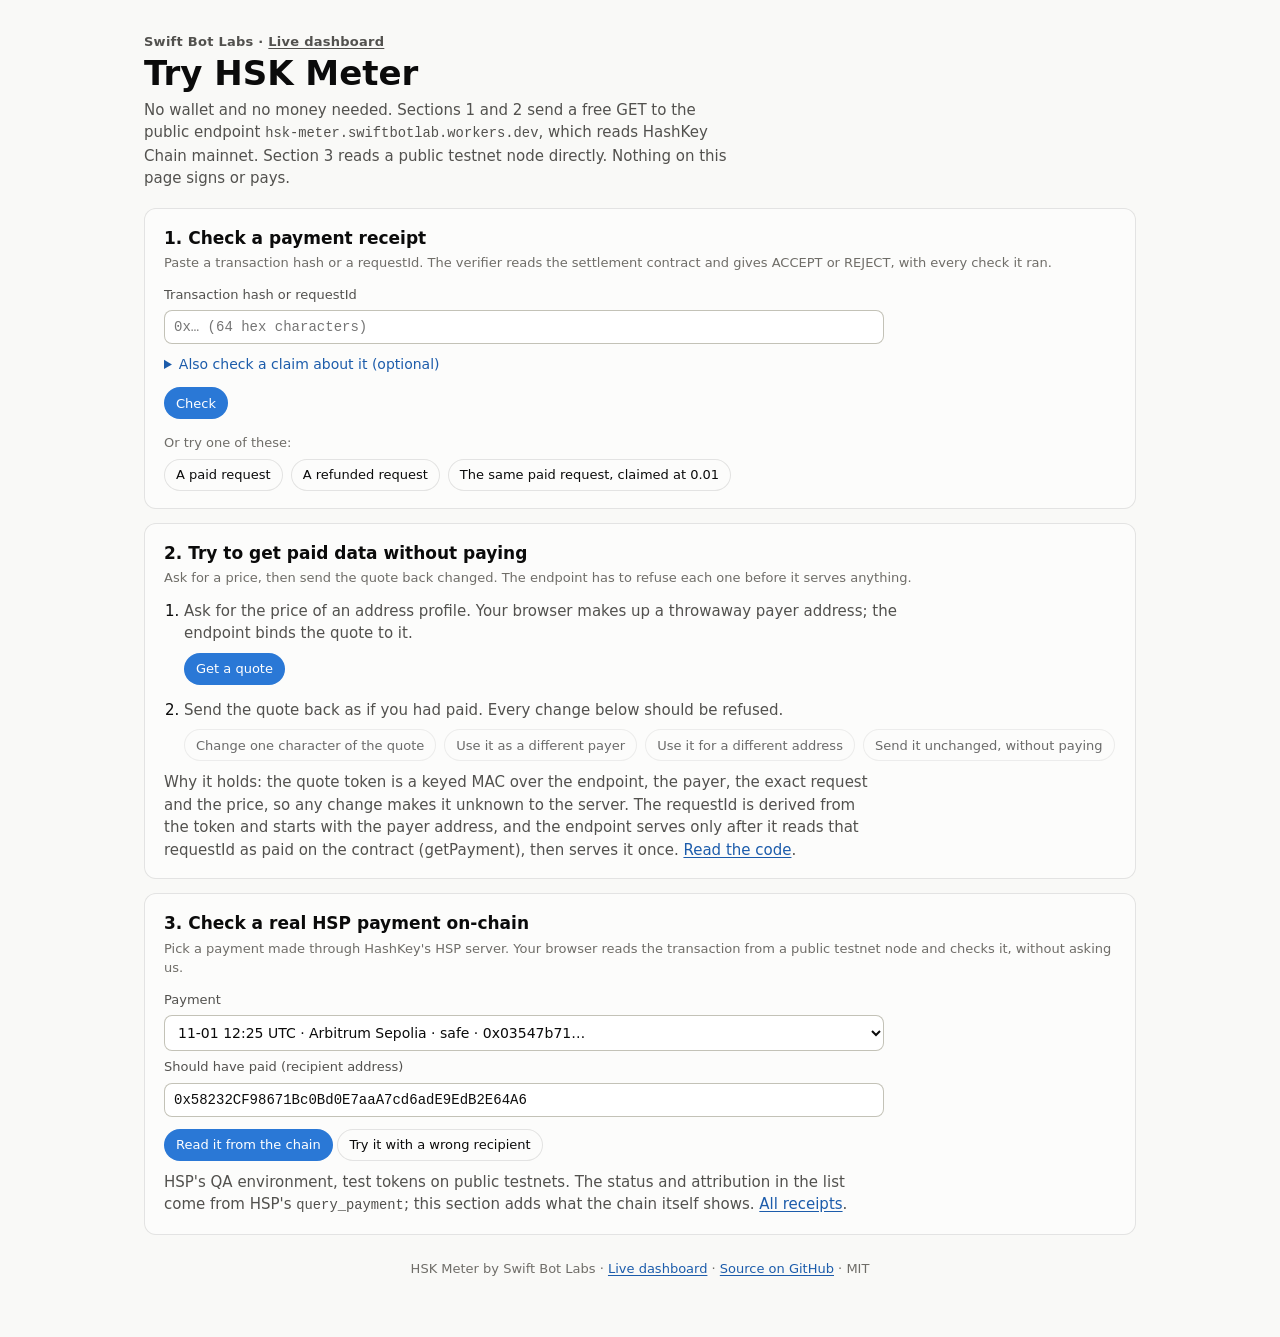
<file: docs/try.html>
<!doctype html>
<html lang="en">
<head>
<meta charset="utf-8">
<meta name="viewport" content="width=device-width, initial-scale=1">
<meta http-equiv="Content-Security-Policy" content="default-src 'none'; script-src 'self'; style-src 'self'; connect-src 'self' https://hsk-meter.swiftbotlab.workers.dev https://base-sepolia-rpc.publicnode.com https://ethereum-sepolia-rpc.publicnode.com https://arbitrum-sepolia-rpc.publicnode.com; img-src 'self' data:; base-uri 'none'; form-action 'none'">
<meta name="referrer" content="no-referrer">
<meta name="description" content="Try HSK Meter without a wallet: verify a payment receipt on HashKey Chain mainnet, watch the paywall refuse a tampered quote, and check a real HSP payment on-chain.">
<title>Try HSK Meter</title>
<link rel="icon" href="data:image/svg+xml,%3Csvg xmlns='http://www.w3.org/2000/svg' viewBox='0 0 32 32'%3E%3Crect width='32' height='32' rx='7' fill='%232a78d6'/%3E%3Cpath d='M8 22V10h3v5h4v-5h3v12h-3v-4h-4v4z' fill='%23fff'/%3E%3Crect x='20' y='15' width='4' height='7' rx='1' fill='%23fff'/%3E%3C/svg%3E">
<link rel="stylesheet" href="style.css?v=5">
<link rel="stylesheet" href="try.css?v=2">
<script src="try.js?v=3" defer></script>
</head>
<body>
<main class="wrap">
  <header class="top">
    <p class="brand">Swift Bot Labs · <a href="./">Live dashboard</a></p>
    <h1>Try HSK Meter</h1>
    <p class="lede">No wallet and no money needed. Sections 1 and 2 send a free GET to the public endpoint
      <span class="mono">hsk-meter.swiftbotlab.workers.dev</span>, which reads HashKey Chain mainnet. Section 3 reads a public testnet node directly.
      Nothing on this page signs or pays.</p>
  </header>

  <section class="card" aria-labelledby="r-h">
    <div class="card-head">
      <h2 id="r-h">1. Check a payment receipt</h2>
      <p class="card-sub">Paste a transaction hash or a requestId. The verifier reads the settlement contract and gives ACCEPT or REJECT, with every check it ran.</p>
    </div>
    <form id="r-form" class="try-form" novalidate>
      <label for="r-id">Transaction hash or requestId</label>
      <input id="r-id" class="try-input mono" type="text" inputmode="text" autocomplete="off" spellcheck="false" maxlength="66" placeholder="0x… (64 hex characters)">
      <details class="try-claim">
        <summary>Also check a claim about it (optional)</summary>
        <div class="try-grid">
          <label for="r-payer">Paid by</label>
          <input id="r-payer" class="try-input mono" type="text" autocomplete="off" spellcheck="false" maxlength="42" placeholder="0x… (40 hex)">
          <label for="r-amount">Amount, USDC.e</label>
          <input id="r-amount" class="try-input" type="text" inputmode="decimal" autocomplete="off" maxlength="14" placeholder="e.g. 0.03">
          <label for="r-endpoint">Endpoint</label>
          <input id="r-endpoint" class="try-input" type="text" inputmode="numeric" autocomplete="off" maxlength="6" placeholder="1 or 2">
        </div>
      </details>
      <div class="try-actions">
        <button type="submit" class="btn btn-primary">Check</button>
      </div>
    </form>
    <p class="try-samples-label">Or try one of these:</p>
    <div class="try-samples">
      <button type="button" class="btn" data-sample="paid">A paid request</button>
      <button type="button" class="btn" data-sample="refunded">A refunded request</button>
      <button type="button" class="btn" data-sample="lie">The same paid request, claimed at 0.01</button>
    </div>
    <div id="r-out" class="try-out" role="status" aria-live="polite" hidden></div>
  </section>

  <section class="card" aria-labelledby="q-h">
    <div class="card-head">
      <h2 id="q-h">2. Try to get paid data without paying</h2>
      <p class="card-sub">Ask for a price, then send the quote back changed. The endpoint has to refuse each one before it serves anything.</p>
    </div>
    <ol class="try-steps">
      <li>
        <p class="try-step-text">Ask for the price of an address profile. Your browser makes up a throwaway payer address; the endpoint binds the quote to it.</p>
        <button id="q-get" type="button" class="btn btn-primary">Get a quote</button>
        <div id="q-quote" class="try-out" role="status" aria-live="polite" hidden></div>
      </li>
      <li>
        <p class="try-step-text">Send the quote back as if you had paid. Every change below should be refused.</p>
        <div class="try-samples">
          <button type="button" class="btn" data-attack="flip" disabled>Change one character of the quote</button>
          <button type="button" class="btn" data-attack="payer" disabled>Use it as a different payer</button>
          <button type="button" class="btn" data-attack="resource" disabled>Use it for a different address</button>
          <button type="button" class="btn" data-attack="unpaid" disabled>Send it unchanged, without paying</button>
        </div>
        <div id="q-out" class="try-out" role="status" aria-live="polite" hidden></div>
      </li>
    </ol>
    <p class="note">Why it holds: the quote token is a keyed MAC over the endpoint, the payer, the exact request and the price, so any change
      makes it unknown to the server. The requestId is derived from the token and starts with the payer address, and the endpoint serves only
      after it reads that requestId as paid on the contract (getPayment), then serves it once.
      <a href="https://github.com/swiftbotlabs/hsk-meter/blob/main/worker/src/core.js" target="_blank" rel="noopener">Read the code</a>.</p>
  </section>

  <section class="card" aria-labelledby="hsp-h">
    <div class="card-head">
      <h2 id="hsp-h">3. Check a real HSP payment on-chain</h2>
      <p class="card-sub">Pick a payment made through HashKey's HSP server. Your browser reads the transaction from a public testnet node and checks it, without asking us.</p>
    </div>
    <form id="h-form" class="try-form" novalidate>
      <label for="h-pick">Payment</label>
      <select id="h-pick" class="try-input"></select>
      <label for="h-to">Should have paid (recipient address)</label>
      <input id="h-to" class="try-input mono" type="text" autocomplete="off" spellcheck="false" maxlength="42">
      <div class="try-actions">
        <button type="submit" class="btn btn-primary">Read it from the chain</button>
        <button type="button" id="h-lie" class="btn">Try it with a wrong recipient</button>
      </div>
    </form>
    <div id="h-out" class="try-out" role="status" aria-live="polite" hidden></div>
    <p class="note">HSP's QA environment, test tokens on public testnets. The status and attribution in the list come from HSP's <span class="mono">query_payment</span>; this section adds what the chain itself shows. <a href="./#hsp-h">All receipts</a>.</p>
  </section>

  <footer class="foot">
    <p>HSK Meter by Swift Bot Labs · <a href="./">Live dashboard</a> · <a href="https://github.com/swiftbotlabs/hsk-meter" target="_blank" rel="noopener">Source on GitHub</a> · MIT</p>
  </footer>
</main>
</body>
</html>
</file>
<file: docs/style.css>
:root {
  color-scheme: light;
  --page: #f9f9f7;
  --surface: #fcfcfb;
  --ink-1: #0b0b0b;
  --ink-2: #52514e;
  --ink-3: #6f6d68;
  --axis-ink: #898781;
  --grid: #e1e0d9;
  --baseline: #c3c2b7;
  --ring: rgba(11, 11, 11, 0.10);
  --hover-wash: rgba(11, 11, 11, 0.04);
  --link: #1c5cab;
  --series-paid: #2a78d6;
  --series-refund: #eb6834;
  --focus: #2a78d6;
}
@media (prefers-color-scheme: dark) {
  :root:not([data-theme="light"]) {
    color-scheme: dark;
    --page: #0d0d0d;
    --surface: #1a1a19;
    --ink-1: #f0efec;
    --ink-2: #c3c2b7;
    --ink-3: #a3a29a;
    --axis-ink: #898781;
    --grid: #2c2c2a;
    --baseline: #383835;
    --ring: rgba(255, 255, 255, 0.10);
    --hover-wash: rgba(255, 255, 255, 0.05);
    --link: #86b6ef;
    --series-paid: #3987e5;
    --series-refund: #d95926;
    --focus: #86b6ef;
  }
}
:root[data-theme="dark"] {
  color-scheme: dark;
  --page: #0d0d0d;
  --surface: #1a1a19;
  --ink-1: #f0efec;
  --ink-2: #c3c2b7;
  --ink-3: #a3a29a;
  --axis-ink: #898781;
  --grid: #2c2c2a;
  --baseline: #383835;
  --ring: rgba(255, 255, 255, 0.10);
  --hover-wash: rgba(255, 255, 255, 0.05);
  --link: #86b6ef;
  --series-paid: #3987e5;
  --series-refund: #d95926;
  --focus: #86b6ef;
}

* { box-sizing: border-box; }
html { -webkit-text-size-adjust: 100%; }
body {
  margin: 0;
  background: var(--page);
  color: var(--ink-1);
  font: 15px/1.5 system-ui, -apple-system, "Segoe UI", Roboto, sans-serif;
}
a { color: var(--link); text-underline-offset: 2px; }
a:focus-visible, button:focus-visible, summary:focus-visible, [tabindex]:focus-visible {
  outline: 2px solid var(--focus); outline-offset: 2px; border-radius: 4px;
}
.mono { font-family: ui-monospace, SFMono-Regular, Menlo, Consolas, monospace; font-size: 0.92em; white-space: nowrap; }
.mono.long { white-space: normal; word-break: break-all; }
.sr-only { position: absolute; width: 1px; height: 1px; overflow: hidden; clip: rect(0 0 0 0); white-space: nowrap; }

.wrap { max-width: 1040px; margin: 0 auto; padding: 20px 16px 40px; }

.top { margin-bottom: 18px; }
.brand { margin: 0; color: var(--ink-2); font-size: 13px; font-weight: 600; letter-spacing: 0.02em; }
h1 { margin: 2px 0 6px; font-size: 28px; line-height: 1.15; font-weight: 700; }
.lede { margin: 0 0 12px; color: var(--ink-2); max-width: 62ch; }
.meta-row { display: flex; flex-wrap: wrap; gap: 8px; align-items: center; }
.pill {
  display: inline-flex; align-items: center; gap: 6px; min-height: 32px; padding: 4px 10px;
  border-radius: 999px; background: var(--surface); box-shadow: inset 0 0 0 1px var(--ring);
  color: var(--ink-2); font-size: 13px;
}
.pill.warn { color: var(--ink-1); }
.btn {
  min-height: 32px; padding: 4px 12px; border: 0; border-radius: 999px; cursor: pointer;
  background: var(--surface); color: var(--ink-1); box-shadow: inset 0 0 0 1px var(--ring); font: inherit; font-size: 13px;
}
.btn:hover { background: var(--hover-wash); }
.btn[disabled] { opacity: 0.6; cursor: default; }

.tiles { display: grid; grid-template-columns: repeat(2, minmax(0, 1fr)); gap: 10px; margin-bottom: 14px; }
.tile { background: var(--surface); border-radius: 12px; box-shadow: inset 0 0 0 1px var(--ring); padding: 12px 14px; min-width: 0; }
.tile-label { margin: 0; color: var(--ink-2); font-size: 13px; }
.tile-value { margin: 2px 0 0; font-size: 26px; font-weight: 650; line-height: 1.2; overflow-wrap: anywhere; }
.tile-sub { margin: 2px 0 0; color: var(--ink-3); font-size: 12.5px; }
.tile-value.partial { font-size: 17px; font-weight: 600; color: var(--ink-2); padding: 6px 0 4px; }
.usd {
  display: grid; grid-template-columns: auto 1fr; align-items: baseline; column-gap: 14px; row-gap: 0;
  background: var(--surface); border-radius: 12px; box-shadow: inset 0 0 0 1px var(--ring); padding: 10px 14px; margin: -4px 0 14px;
}
.usd-label { grid-column: 1 / -1; margin: 0; color: var(--ink-2); font-size: 13px; font-weight: 400; }
.usd-value { margin: 0; font-size: 22px; font-weight: 650; line-height: 1.25; font-variant-numeric: tabular-nums; }
.usd-sub { margin: 0; color: var(--ink-3); font-size: 12.5px; min-width: 0; overflow-wrap: anywhere; }
@media (max-width: 520px) { .usd { grid-template-columns: 1fr; } }
.partial-note {
  margin: -4px 0 14px; padding: 10px 12px; border-radius: 10px; background: var(--surface);
  box-shadow: inset 0 0 0 1px var(--ring), inset 3px 0 0 var(--series-refund); color: var(--ink-1); font-size: 13.5px; max-width: 80ch;
}

.card { position: relative; background: var(--surface); border-radius: 12px; box-shadow: inset 0 0 0 1px var(--ring); padding: 14px; margin-bottom: 14px; }
.card-head h2 { margin: 0; font-size: 17px; font-weight: 650; }
.card-sub { margin: 2px 0 0; color: var(--ink-3); font-size: 13px; }

.legend { list-style: none; display: flex; gap: 16px; margin: 10px 0 4px; padding: 0; color: var(--ink-2); font-size: 13px; }
.legend li { display: inline-flex; align-items: center; gap: 6px; }
.swatch { width: 12px; height: 12px; border-radius: 3px; display: inline-block; }
.s-paid { background: var(--series-paid); }
.s-refund { background: var(--series-refund); }

.chart { width: 100%; min-height: 220px; transition: opacity 0.2s; }
.chart svg { display: block; width: 100%; height: auto; overflow: visible; }
.chart .grid { stroke: var(--grid); stroke-width: 1; shape-rendering: crispEdges; }
.chart .base { stroke: var(--baseline); stroke-width: 1; shape-rendering: crispEdges; }
.chart .tick { fill: var(--axis-ink); font-size: 11px; font-variant-numeric: tabular-nums; }
.chart .val { fill: var(--ink-2); font-size: 11px; font-variant-numeric: tabular-nums; }
.chart .bar-paid { fill: var(--series-paid); }
.chart .bar-refund { fill: var(--series-refund); }
.chart .band { fill: transparent; cursor: default; outline: none; }
.chart .band.on { fill: var(--hover-wash); }
.chart .empty { fill: var(--ink-3); font-size: 13px; }
.busy .chart, .busy .tiles, .busy .latest { opacity: 0.55; }

.tooltip {
  position: absolute; z-index: 5; pointer-events: none; min-width: 170px; max-width: 240px;
  background: var(--surface); color: var(--ink-1); border-radius: 10px; padding: 8px 10px;
  box-shadow: 0 0 0 1px var(--ring), 0 6px 20px rgba(0, 0, 0, 0.12); font-size: 13px;
}
.tooltip .tt-day { margin: 0 0 4px; color: var(--ink-2); font-size: 12px; }
.tooltip .tt-row { display: flex; align-items: center; gap: 8px; margin: 2px 0; }
.tooltip .tt-key { width: 12px; height: 2px; border-radius: 1px; flex: none; }
.tooltip .tt-val { font-weight: 650; font-variant-numeric: tabular-nums; }
.tooltip .tt-lab { color: var(--ink-2); }

.table-view { margin-top: 8px; }
.table-view summary { cursor: pointer; color: var(--link); font-size: 13px; padding: 6px 0; min-height: 32px; }
.table-scroll { overflow-x: auto; }
table { border-collapse: collapse; width: 100%; font-size: 13px; }
th, td { text-align: left; padding: 6px 8px; border-bottom: 1px solid var(--grid); white-space: nowrap; }
th { color: var(--ink-2); font-weight: 600; }
.num { text-align: right; font-variant-numeric: tabular-nums; }

.latest { list-style: none; margin: 10px 0 0; padding: 0; }
.latest li { display: grid; grid-template-columns: 1fr auto; gap: 2px 12px; padding: 10px 0; border-top: 1px solid var(--grid); }
.latest li:first-child { border-top: 0; }
.latest .what { font-weight: 600; min-width: 0; }
.latest .amt { text-align: right; font-weight: 650; font-variant-numeric: tabular-nums; white-space: nowrap; }
.latest .details { grid-column: 1 / -1; display: flex; flex-wrap: wrap; gap: 4px 12px; color: var(--ink-2); font-size: 13px; }
.latest .status { display: inline-flex; align-items: center; gap: 4px; color: var(--ink-1); }
.latest .status .ic { font-size: 12px; }
.latest .empty-row { display: block; color: var(--ink-3); }

.endpoints { list-style: none; margin: 10px 0; padding: 0; display: grid; gap: 8px; }
.endpoints li { display: grid; grid-template-columns: 1fr auto; gap: 2px 12px; padding: 10px 12px; border-radius: 10px; box-shadow: inset 0 0 0 1px var(--ring); }
.endpoints .ep-name { font-weight: 600; min-width: 0; overflow-wrap: anywhere; }
.endpoints .ep-price { text-align: right; font-variant-numeric: tabular-nums; white-space: nowrap; }
.endpoints .ep-sub { grid-column: 1 / -1; color: var(--ink-2); font-size: 13px; }
.note { color: var(--ink-2); margin: 10px 0 0; max-width: 75ch; }
.facts { display: grid; grid-template-columns: 1fr; gap: 2px 16px; margin: 14px 0 0; font-size: 14px; }
.facts dt { color: var(--ink-3); font-size: 12.5px; margin-top: 6px; }
.facts dd { margin: 0; min-width: 0; }

.foot { color: var(--ink-3); font-size: 13px; text-align: center; margin-top: 24px; }

@media (min-width: 720px) {
  .wrap { padding: 32px 24px 48px; }
  h1 { font-size: 34px; }
  .tiles { grid-template-columns: repeat(4, minmax(0, 1fr)); gap: 12px; }
  .tile-value { font-size: 30px; }
  .card { padding: 18px 20px; }
  .latest li { grid-template-columns: minmax(0, 1fr) auto; }
  .facts { grid-template-columns: max-content 1fr; }
  .facts dt { margin-top: 0; }
}
@media (prefers-reduced-motion: reduce) { .chart { transition: none; } }
@media (forced-colors: active) {
  .chart .bar-paid { fill: CanvasText; }
  .chart .bar-refund { fill: GrayText; }
  .swatch { forced-color-adjust: none; }
  .s-paid { background: CanvasText; }
  .s-refund { background: GrayText; }
}
a.btn { display: inline-flex; align-items: center; text-decoration: none; color: var(--link); }
</file>
<file: docs/try.css>
:root { --accept: #1d7a46; --accept-wash: rgba(29, 122, 70, 0.10); --reject: #b8461a; --reject-wash: rgba(235, 104, 52, 0.12); --field: #ffffff; }
@media (prefers-color-scheme: dark) {
  :root:not([data-theme="light"]) { --accept: #5cc98a; --accept-wash: rgba(92, 201, 138, 0.12); --reject: #f08a5d; --reject-wash: rgba(217, 89, 38, 0.18); --field: #111110; }
}
:root[data-theme="dark"] { --accept: #5cc98a; --accept-wash: rgba(92, 201, 138, 0.12); --reject: #f08a5d; --reject-wash: rgba(217, 89, 38, 0.18); --field: #111110; }

.brand a { color: inherit; }
.try-form { margin-top: 12px; display: grid; gap: 6px; max-width: 720px; }
.try-form label { font-size: 13px; color: var(--ink-2); }
.try-input {
  width: 100%; min-width: 0; padding: 9px 10px; border-radius: 8px; border: 0; background: var(--field); color: var(--ink-1);
  box-shadow: inset 0 0 0 1px var(--baseline); font-size: 14px;
}
.try-input:focus { outline: 2px solid var(--focus); outline-offset: 1px; }
.try-claim { margin-top: 4px; }
.try-claim summary { cursor: pointer; color: var(--link); font-size: 14px; }
.try-grid { display: grid; grid-template-columns: 1fr; gap: 6px; margin-top: 8px; }
@media (min-width: 640px) { .try-grid { grid-template-columns: 140px 1fr; align-items: center; } }
.try-actions { margin-top: 6px; }
.btn-primary { background: var(--series-paid); color: #fff; box-shadow: none; }
.btn-primary:hover { background: var(--series-paid); filter: brightness(1.08); }
.try-samples-label { margin: 14px 0 6px; font-size: 13px; color: var(--ink-3); }
.try-samples { display: flex; flex-wrap: wrap; gap: 8px; }
.try-samples .btn { white-space: normal; text-align: left; }
.try-out { margin-top: 12px; padding: 12px; border-radius: 10px; box-shadow: inset 0 0 0 1px var(--ring); background: var(--page); overflow-wrap: anywhere; }
.try-verdict { margin: 0 0 6px; font-size: 20px; font-weight: 700; display: flex; flex-wrap: wrap; gap: 8px; align-items: baseline; }
.try-verdict.is-accept { color: var(--accept); }
.try-verdict.is-reject { color: var(--reject); }
.try-verdict-code { font-size: 13px; font-weight: 500; color: var(--ink-2); }
.try-reasons { margin: 0 0 8px; padding-left: 18px; color: var(--ink-2); font-size: 14px; }
.try-payment { margin-top: 10px; padding-top: 10px; border-top: 1px solid var(--grid); }
.try-payment-head { margin: 0; display: flex; flex-wrap: wrap; gap: 8px; align-items: baseline; font-size: 13px; }
.try-payment-sub { margin: 4px 0 0; font-size: 13px; color: var(--ink-2); }
.try-tag { font-weight: 700; font-size: 12px; padding: 1px 6px; border-radius: 6px; }
.try-tag.is-accept { color: var(--accept); background: var(--accept-wash); }
.try-tag.is-reject { color: var(--reject); background: var(--reject-wash); }
.try-checks { list-style: none; margin: 8px 0 0; padding: 0; display: grid; gap: 4px; font-size: 13px; }
.try-checks li { display: grid; grid-template-columns: 18px 1fr; column-gap: 6px; }
.try-checks .try-check-detail { grid-column: 2; color: var(--ink-3); overflow-wrap: anywhere; }
.try-checks .ok .try-mark { color: var(--accept); font-weight: 700; }
.try-checks .bad .try-mark, .try-checks .bad .try-check-name { color: var(--reject); font-weight: 700; }
.try-link { margin: 10px 0 0; font-size: 14px; }
.try-steps { margin: 12px 0 0; padding-left: 20px; display: grid; gap: 14px; }
.try-step-text { margin: 0 0 8px; color: var(--ink-2); max-width: 75ch; }
.try-facts { margin-top: 0; }
.try-sent { margin: 0 0 6px; font-size: 13px; color: var(--ink-3); }
.try-explain { margin: 0; color: var(--ink-2); font-size: 14px; max-width: 75ch; }
.try-wait { margin: 0; color: var(--ink-3); }
.try-err { margin: 0; color: var(--reject); }
select.try-input { appearance: auto; font-family: inherit; }
</file>
